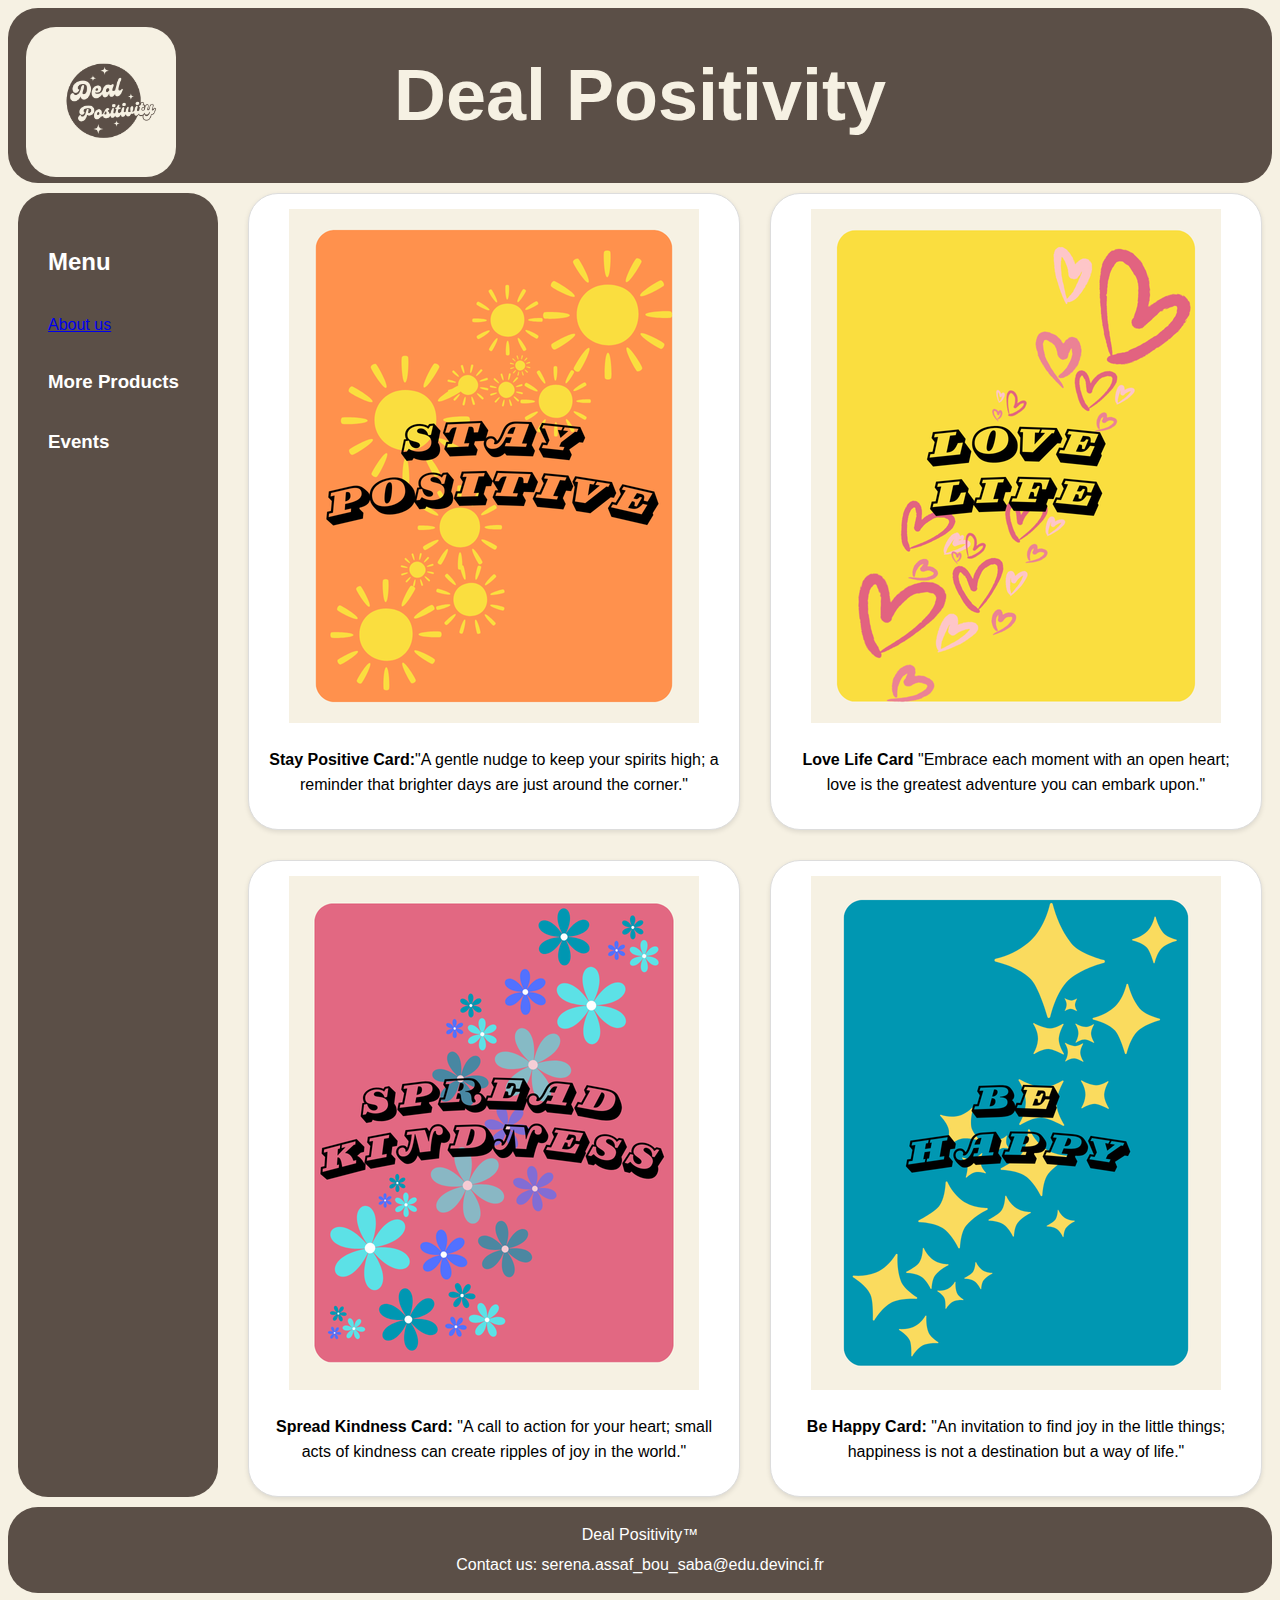
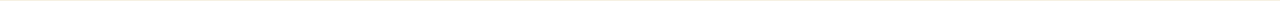
<file: SITE.HTML.Serena_ASSAF_BOU_SABA_GR5/Index.html>
<!DOCTYPE html>
<html lang="en">
<head>
    <meta charset="UTF-8">
    <meta name="viewport" content="width=device-width, initial-scale=1.0">
    <title>Document</title>
    <link rel="stylesheet" href="Style.css"/>
</head>

<body>
    <header>
        <div class="DivLogo">
            <img src="Deal.png" alt="Logo">
        </div>
        <div class="DivTitrePage">
            <div class="DivImageTitre">
             
            </div>
            <div class="DivTitreCentre">
                <h1 class="DivTitre">Deal Positivity</h1>
            </div>
            <div class="DivImageTitre2">
            
            </div>
        </div>
    </header>

    <main>
        <nav>
            <div class="Menu">
                <h2><strong>Menu</strong></h2>
            </div>
            <div class="Aboutus">
                <a href="file:///C:/Users/ssaba/Desktop/SITE.HTML.Serena_ASSAF_BOU_SABA_GR5/Deuxieme%20page.html">About us</a>
                    </div>
            <div class="MoreProducts">
                <h3>More Products</h3>
            </div>
            <div class="Events"> 
                <h3>Events</h3>
            </div>
        </nav>

        <div class="Produits">
            <div class="Carte 1">
                <img src="Cartes.png" alt="Cartes">
                <p><strong>Stay Positive Card:</strong>"A gentle nudge to keep your spirits high; a reminder that brighter days are just around the corner."</p>
            </div>
            <div class="Carte 2">
                <img src="Cartes (1).png" alt="Cartes1">
                <p><strong>Love Life Card</strong> "Embrace each moment with an open heart; love is the greatest adventure you can embark upon."
                </p>        
            </div>
            <div class="Carte 3">
                <img src="Cartes (2).png" alt="Cartes2"> 
                <p><strong>Spread Kindness Card:</strong> "A call to action for your heart; small acts of kindness can create ripples of joy in the world."</p>
            </div>
            <div class="Carte 4">
                <img src="Cartes (3).png" alt="Cartes3">
                <p><strong>Be Happy Card:</strong> "An invitation to find joy in the little things; happiness is not a destination but a way of life."</p>                
            </div>
        </div>     

    </main> 

    <footer>
        <span>Deal Positivity™</span>
        <span>Contact us: serena.assaf_bou_saba@edu.devinci.fr</span>
    </footer>
 
</body>
</html>
</file>
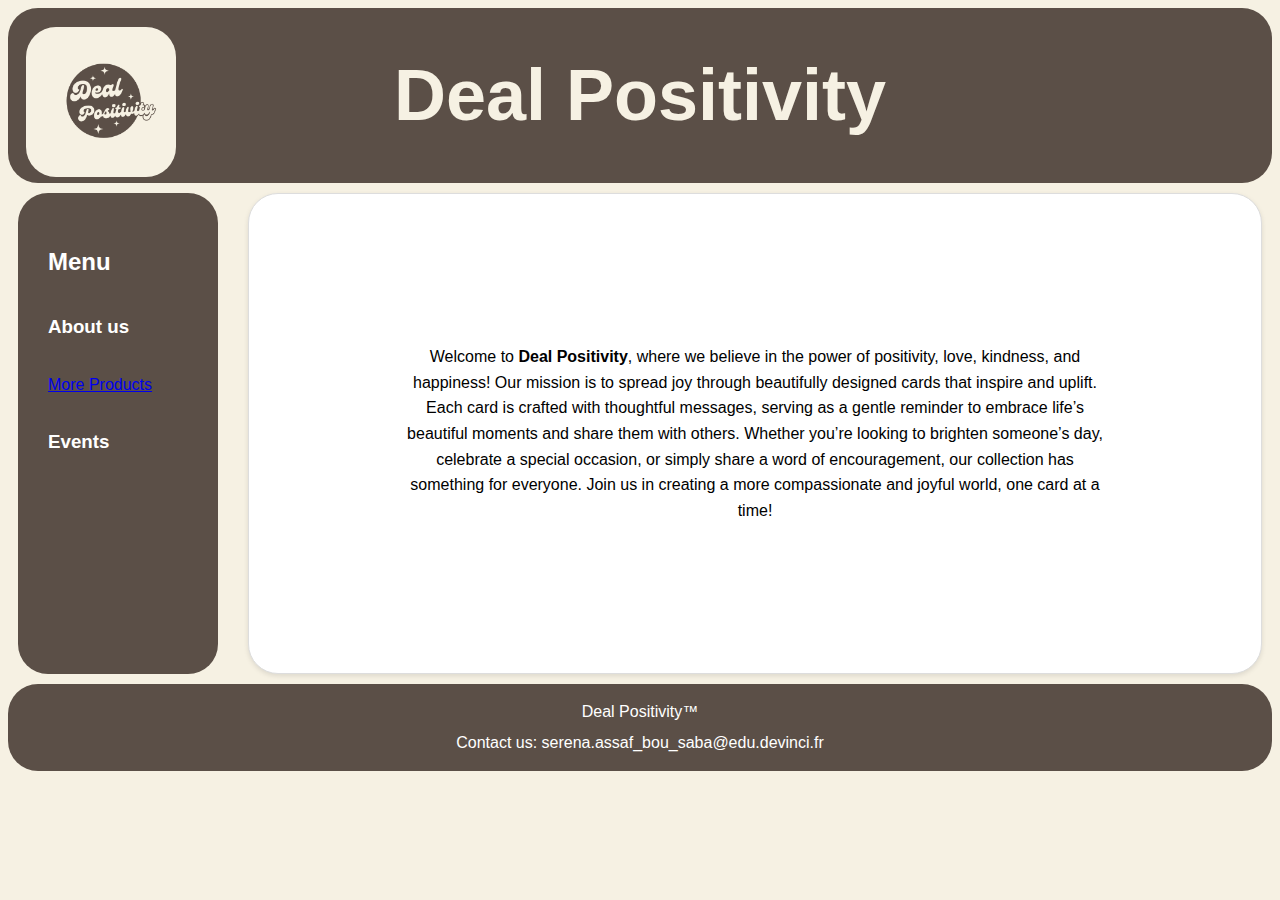
<file: SITE.HTML.Serena_ASSAF_BOU_SABA_GR5/Deuxieme page.html>
<Doctype! html>
    <html lang="en">
    <head>
        <meta charset="UTF-8">
        <meta name="viewport" content="width=device-width, initial-scale=1.0">
        <title>Document</title>
        <link rel="stylesheet" href="Style.css"/>
    </head>

    <body>
        <header>
            <div class="DivLogo">
                <img src="Deal.png" alt="Logo">
            </div>
            <div class="DivTitrePage">
                <div class="DivImageTitre">
                 
                </div>
                <div class="DivTitreCentre">
                    <h1 class="DivTitre">Deal Positivity</h1>
                </div>
                <div class="DivImageTitre2">
                
                </div>
            </div>
        </header>

        <main>
            <nav>
                <div class="Menu">
                    <h2><strong>Menu</strong></h2>
                </div>
                <div class="Aboutus">
                    <h3>About us</h3>
                        </div>
                <div class="MoreProducts">
                    <a href="file:///C:/Users/ssaba/Desktop/SITE.HTML.Serena_ASSAF_BOU_SABA_GR5/Index.html">More Products</a>
                </div>
                <div class="Events"> 
                    <h3>Events</h3>
                </div>
            </nav>
            <article>Welcome to <strong>Deal Positivity</strong>, where we believe in the power of positivity,
                 love, kindness, and happiness! Our mission is to spread joy through beautifully designed cards that inspire and uplift.
                  Each card is crafted with thoughtful messages, serving as a gentle reminder to embrace life’s 
                  beautiful moments and share them with others. Whether you’re looking to brighten someone’s day, celebrate a special occasion,
                  or simply share a word of encouragement, our collection has something for everyone.
                  Join us in creating a more compassionate and joyful world, one card at a time!</article>
        </main> 

        <footer>
            <span>Deal Positivity™</span>
            <span>Contact us: serena.assaf_bou_saba@edu.devinci.fr</span>
        </footer>
        </body>
</file>
<file: SITE.HTML.Serena_ASSAF_BOU_SABA_GR5/Style.css>
.header {
    display: flex;
    justify-content: space-between;
    align-items: center;
}

body {
    font-family: 'Arial', sans-serif;
    line-height: 1.6;
    background-color: #f6f1e3;
}

header {
    background-color: #5b4f47;
    color: #f6f1e3;
    padding: 20px 0;
    text-align: center;
    border-radius: 30px;
}

.DivLogo img {
    width: 150px;
    position: absolute;
    top: 3%;
    left: 2%;
    border-radius: 30px;
}

.DivTitrePage {
    margin-top: 10px;
}

.DivTitre {
    font-size: 4.5em;
    margin: 10px 0;
    text-align: center;
}

nav {
    background-color: #5b4f47;
    color: white;
    padding: 20px 0;
    text-align: left;
    width: 200px;
    border-radius: 30px;
}

nav div {
    display:flexbox;
    margin: 30px;
}

main {
    display: flex;
    margin: 10px;
    gap: 30px;
}

nav h2 {
    min-width: 200px;
}

.Produits {
    display: grid;
    grid-template-columns: repeat(2, 1fr);
    gap: 30px;
}

.Carte {
    background-color: white;
    border: 1px solid #ddd;
    border-radius: 30px;
    padding: 15px;
    text-align: center;
    box-shadow: 0 2px 5px rgba(0, 0, 0, 0.1);
    border-radius: 30px;
}

article {
    background-color: white;
    border: 1px solid #ddd;
    border-radius: 30px;
    text-align:center;
    box-shadow: 0 2px 5px rgba(0, 0, 0, 0.1);
    border-radius: 30px;
    padding: 150px;
    margin: 0 auto;
}

footer {
    background-color: #5b4f47;
    color: white;
    text-align: center;
    padding: 10px 0;
    position: relative;
    bottom: 0;
    width: 100%;
    border-radius: 30px;
}

footer span {
    display: block;
    margin: 5px 0;
}

@media (max-width: 800px) {
    .header {
        flex-direction:row;
        text-align: center;
    }

    .DivLogo img {
        width: 130px;
        position: static;
    }

    .DivTitre {
        font-size: 2em;
        position: static;
        margin: 20px 0;
    }

    nav {
        width: 100%;
        padding: 15px 0;
        text-align: center;
    }

    nav div {
        display: block;
        margin: 15px 0;
    }

    main {
        flex-direction: column;
        align-items: center;
        padding: 10px;
    }

    .Produits {
        grid-template-columns: 1fr;
    }

    .Carte {
        padding: 5px;
    }

    article {
        padding: 50px;
        width: 100%;
        margin: 10px 0;
    }

    footer {
        padding: 5px 0;
    }
}
</file>
